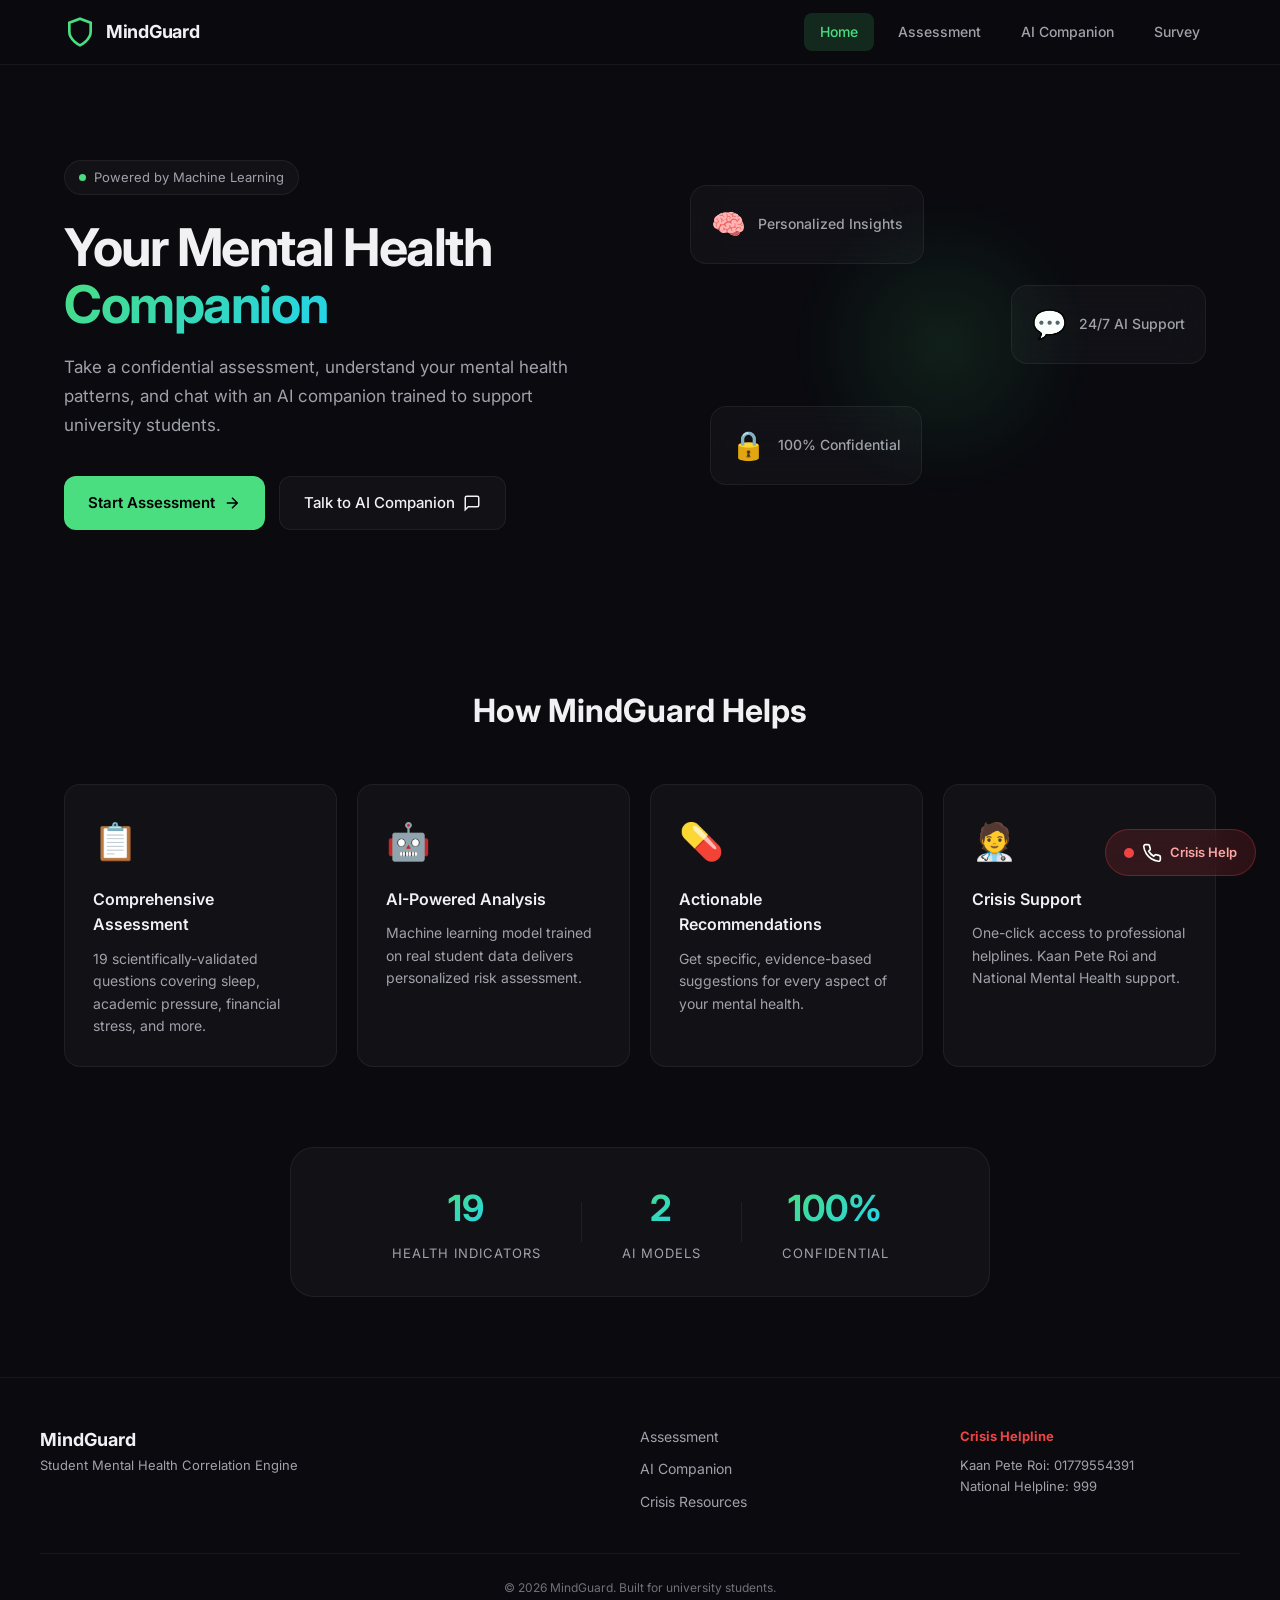
<file: frontend/index.html>
<!DOCTYPE html>
<html lang="en">
<head>
    <meta charset="UTF-8">
    <meta name="viewport" content="width=device-width, initial-scale=1.0">
    <title>MindGuard — Your Mental Health Companion</title>
    <link rel="stylesheet" href="css/style.css">
    <link href="https://fonts.googleapis.com/css2?family=Inter:wght@300;400;500;600;700&display=swap" rel="stylesheet">
</head>
<script>
function openCrisisModal() {
    const existing = document.querySelector('.modal-overlay');
    if (existing) existing.remove();

    const isMobile = /Android|iPhone|iPad|iPod|webOS/i.test(navigator.userAgent);
    
    const overlay = document.createElement('div');
    overlay.className = 'modal-overlay';
    
    const box = document.createElement('div');
    box.className = 'modal-box';
    box.innerHTML = `
        <button class="modal-close" onclick="this.closest('.modal-overlay').remove()">✕</button>
        <div class="modal-icon">🆘</div>
        <h2>Crisis Support</h2>
        <p>Free, confidential help is available right now. You are not alone.</p>
        <div class="crisis-numbers">
            <div class="crisis-number-card">
                <strong>Kaan Pete Roi</strong>
                <div class="number">01779554391</div>
            </div>
            <div class="crisis-number-card">
                <strong>National Helpline</strong>
                <div class="number">999</div>
            </div>
        </div>
        ${!isMobile ? '<p class="desktop-warning">⚠️ On desktop? Dial the numbers above on your phone.</p>' : ''}
        <div class="modal-buttons">
            ${isMobile ? '<a href="tel:01779554391" class="btn-call">📞 Call Now</a>' : ''}
            <button class="btn-close-modal" onclick="this.closest(\'.modal-overlay\').remove()">Close</button>
        </div>
    `;
    
    overlay.appendChild(box);
    document.body.appendChild(overlay);
    
    overlay.addEventListener('click', function(e) {
        if (e.target === overlay) overlay.remove();
    });
}
</script>

<body>
    <!-- Emergency Button -->
    <a class="emergency-btn" title="Crisis Helpline" onclick="openCrisisModal(); return false;" style="cursor:pointer;">
        <span class="pulse"></span>
        <svg width="20" height="20" viewBox="0 0 24 24" fill="none" stroke="white" stroke-width="2">
            <path d="M22 16.92v3a2 2 0 01-2.18 2 19.79 19.79 0 01-8.63-3.07 19.5 19.5 0 01-6-6 19.79 19.79 0 01-3.07-8.67A2 2 0 014.11 2h3a2 2 0 012 1.72c.127.96.361 1.903.7 2.81a2 2 0 01-.45 2.11L8.09 9.91a16 16 0 006 6l1.27-1.27a2 2 0 012.11-.45c.907.339 1.85.573 2.81.7A2 2 0 0122 16.92z"/>
        </svg>
        <span>Crisis Help</span>
    </a>

    <!-- Navbar -->
    <nav class="navbar">
        <div class="nav-container">
            <a href="index.html" class="logo">
                <svg width="32" height="32" viewBox="0 0 24 24" fill="none" stroke="#4ade80" stroke-width="2">
                    <path d="M12 22s8-4 8-10V5l-8-3-8 3v7c0 6 8 10 8 10z"/>
                </svg>
                <span>MindGuard</span>
            </a>
            <div class="nav-links">
                <a href="index.html" class="active">Home</a>
                <a href="assessment.html">Assessment</a>
                <a href="chatbot.html">AI Companion</a>
                <a href="survey.html">Survey</a>
            </div>
        </div>
    </nav>

    <!-- Hero Section -->
    <section class="hero">
        <div class="hero-content">
            <div class="hero-badge">
                <span class="dot"></span>
                Powered by Machine Learning
            </div>
            <h1>Your Mental Health<span class="gradient-text"> Companion</span></h1>
            <p class="hero-subtitle">
                Take a confidential assessment, understand your mental health patterns, 
                and chat with an AI companion trained to support university students.
            </p>
            <div class="hero-buttons">
                <a href="assessment.html" class="btn-primary">
                    Start Assessment
                    <svg width="18" height="18" viewBox="0 0 24 24" fill="none" stroke="currentColor" stroke-width="2">
                        <path d="M5 12h14M12 5l7 7-7 7"/>
                    </svg>
                </a>
                <a href="chatbot.html" class="btn-secondary">
                    Talk to AI Companion
                    <svg width="18" height="18" viewBox="0 0 24 24" fill="none" stroke="currentColor" stroke-width="2">
                        <path d="M21 15a2 2 0 01-2 2H7l-4 4V5a2 2 0 012-2h14a2 2 0 012 2z"/>
                    </svg>
                </a>
            </div>
        </div>
        <div class="hero-visual">
            <div class="floating-card card-1">
                <div class="card-icon">🧠</div>
                <div class="card-text">Personalized Insights</div>
            </div>
            <div class="floating-card card-2">
                <div class="card-icon">💬</div>
                <div class="card-text">24/7 AI Support</div>
            </div>
            <div class="floating-card card-3">
                <div class="card-icon">🔒</div>
                <div class="card-text">100% Confidential</div>
            </div>
            <div class="hero-circle"></div>
        </div>
    </section>

    <!-- Features -->
    <section class="features">
        <h2>How MindGuard Helps</h2>
        <div class="features-grid">
            <div class="feature-card">
                <div class="feature-icon">📋</div>
                <h3>Comprehensive Assessment</h3>
                <p>19 scientifically-validated questions covering sleep, academic pressure, financial stress, and more.</p>
            </div>
            <div class="feature-card">
                <div class="feature-icon">🤖</div>
                <h3>AI-Powered Analysis</h3>
                <p>Machine learning model trained on real student data delivers personalized risk assessment.</p>
            </div>
            <div class="feature-card">
                <div class="feature-icon">💊</div>
                <h3>Actionable Recommendations</h3>
                <p>Get specific, evidence-based suggestions for every aspect of your mental health.</p>
            </div>
            <div class="feature-card">
                <div class="feature-icon">🧑‍⚕️</div>
                <h3>Crisis Support</h3>
                <p>One-click access to professional helplines. Kaan Pete Roi and National Mental Health support.</p>
            </div>
        </div>
    </section>

    <!-- Stats -->
    <section class="stats">
        <div class="stat-item">
            <span class="stat-number">19</span>
            <span class="stat-label">Health Indicators</span>
        </div>
        <div class="stat-divider"></div>
        <div class="stat-item">
            <span class="stat-number">2</span>
            <span class="stat-label">AI Models</span>
        </div>
        <div class="stat-divider"></div>
        <div class="stat-item">
            <span class="stat-number">100%</span>
            <span class="stat-label">Confidential</span>
        </div>
    </section>

    <!-- Footer -->
    <footer>
        <div class="footer-content">
            <div class="footer-brand">
                <span class="logo-text">MindGuard</span>
                <p>Student Mental Health Correlation Engine</p>
            </div>
            <div class="footer-links">
                <a href="assessment.html">Assessment</a>
                <a href="chatbot.html">AI Companion</a>
                <a href="#crisis">Crisis Resources</a>
            </div>
            <div class="footer-crisis">
                <strong>Crisis Helpline</strong>
                <p>Kaan Pete Roi: 01779554391</p>
                <p>National Helpline: 999</p>
            </div>
        </div>
        <div class="footer-bottom">
            <p>&copy; 2026 MindGuard. Built for university students.</p>
        </div>
    </footer>
</body>
</html>
</file>
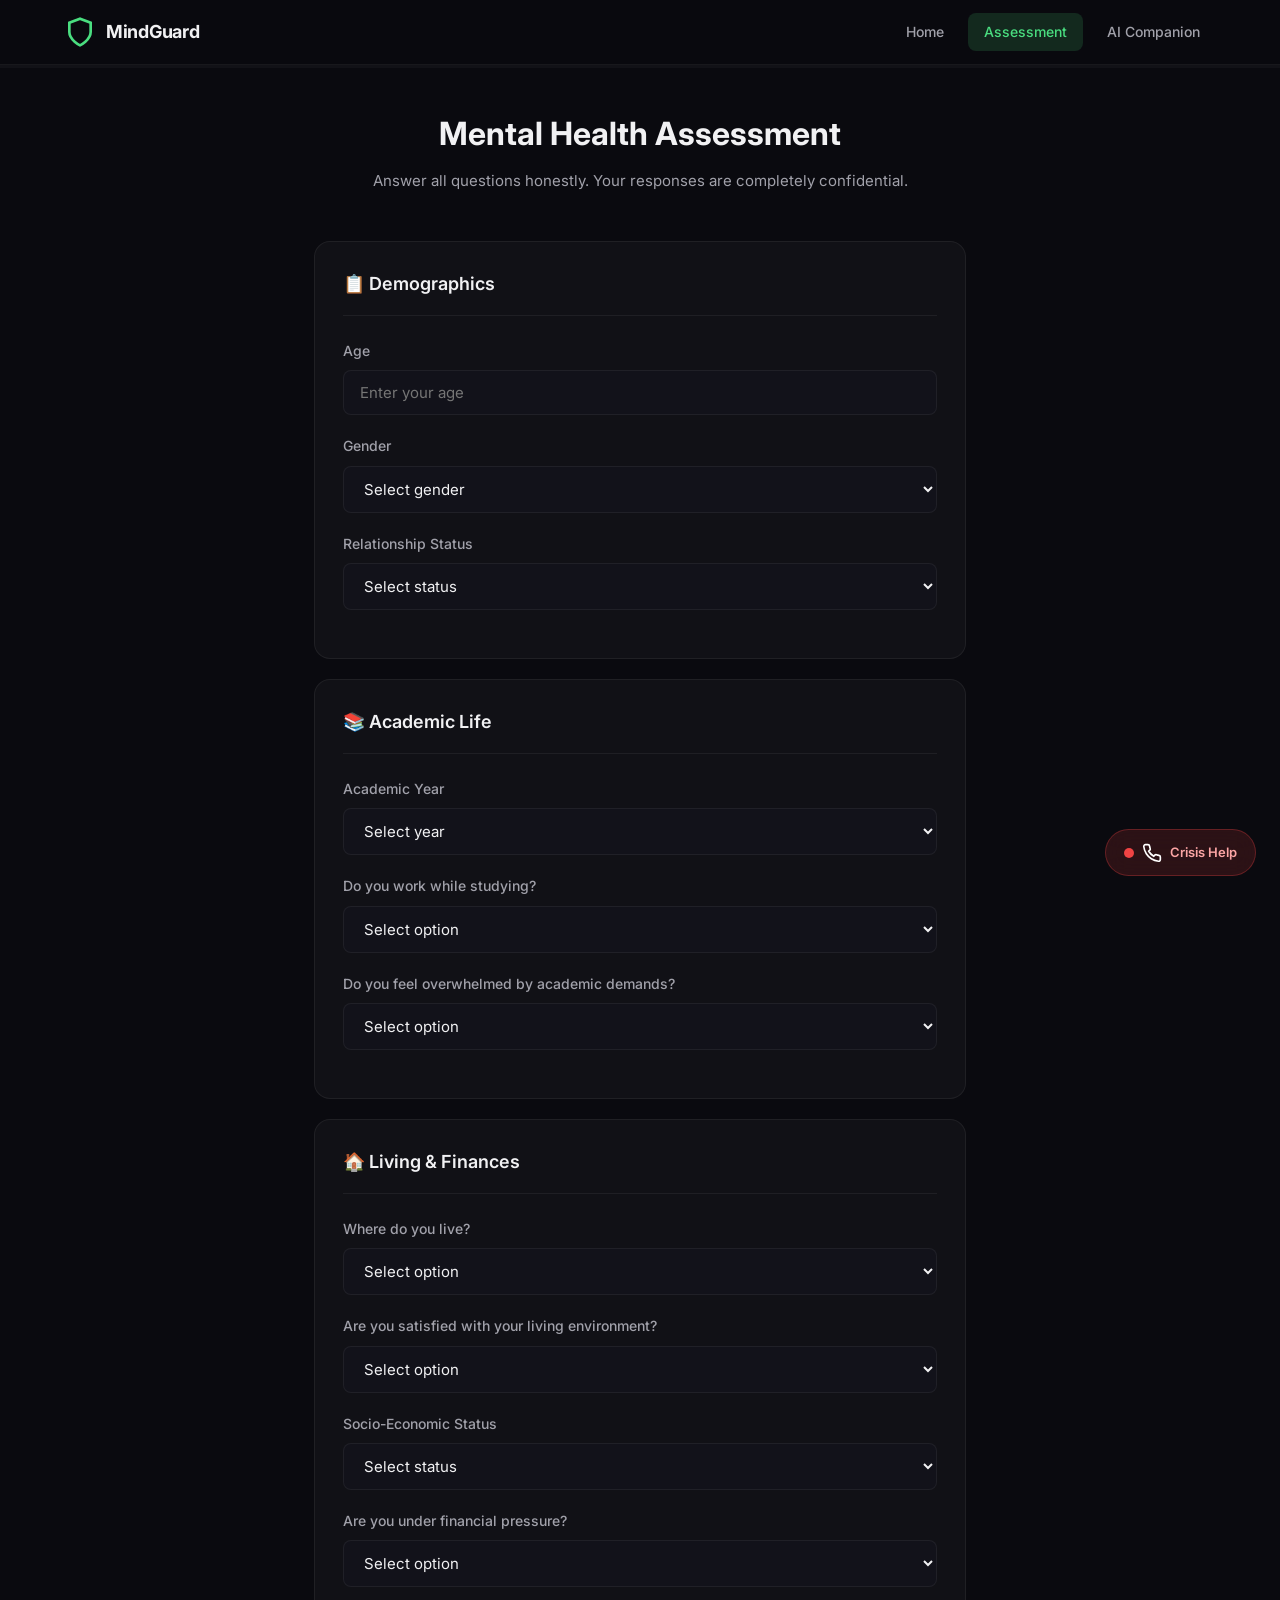
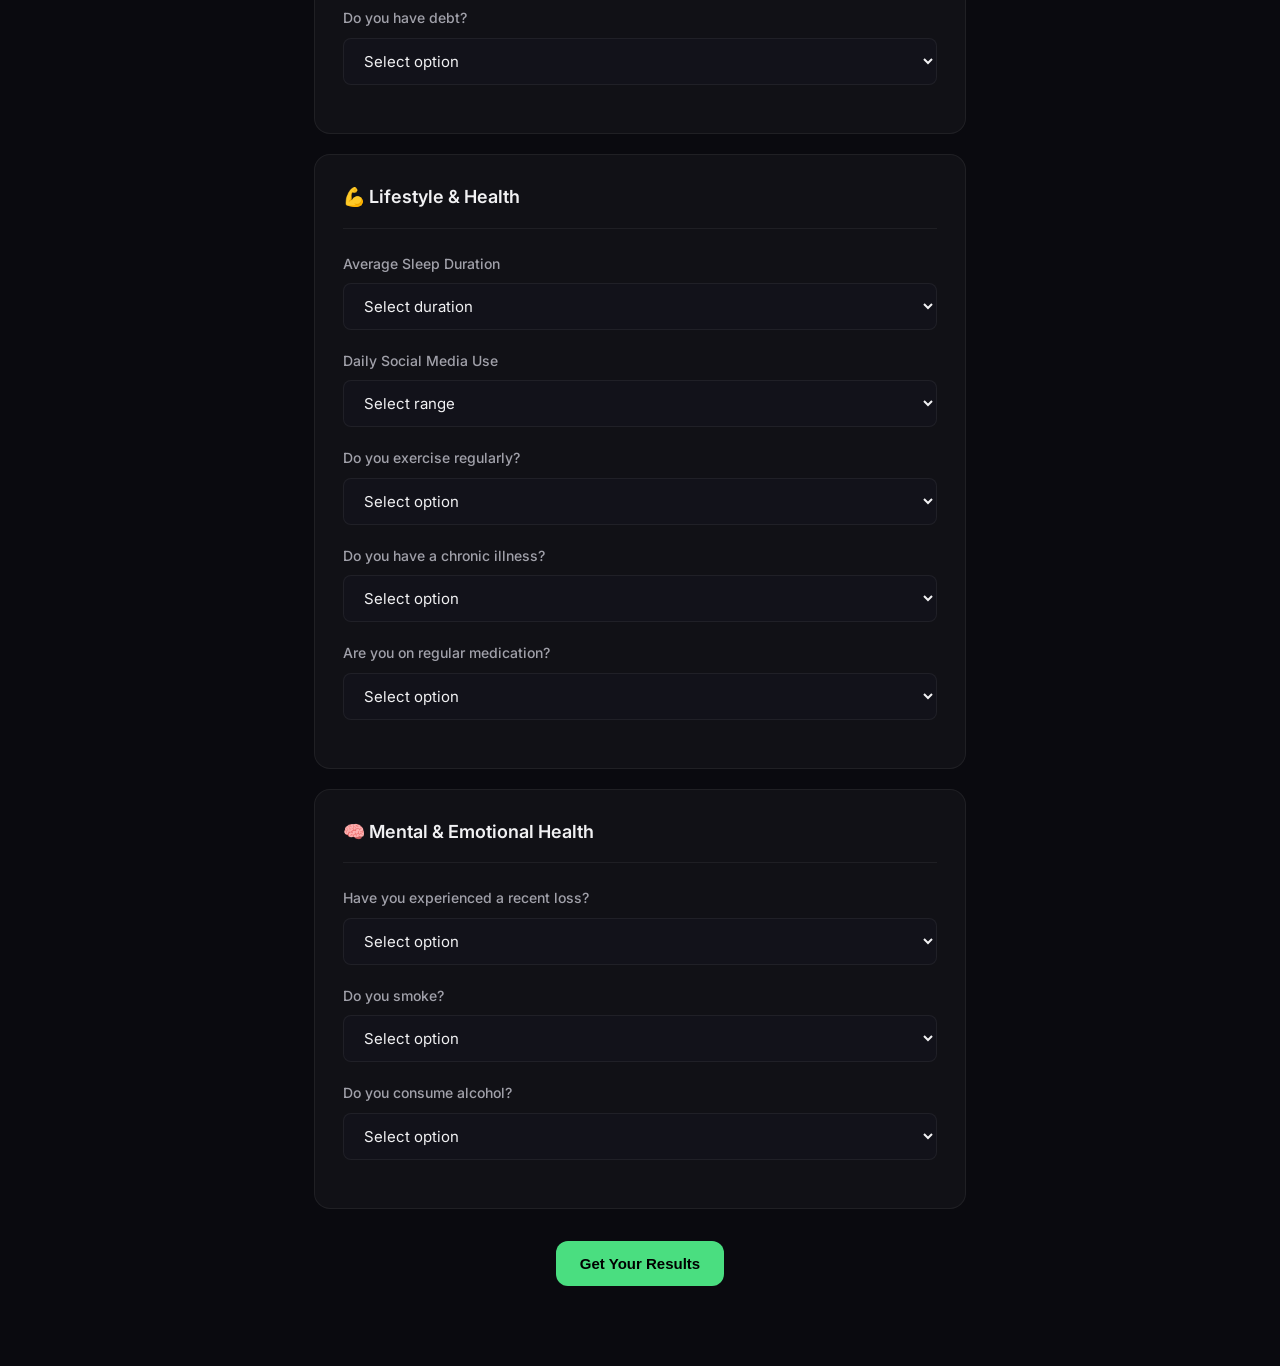
<file: frontend/assessment.html>
<!DOCTYPE html>
<html lang="en">
<head>
    <meta charset="UTF-8">
    <meta name="viewport" content="width=device-width, initial-scale=1.0">
    <title>Assessment — MindGuard</title>
    <link rel="stylesheet" href="css/style.css">
    <link href="https://fonts.googleapis.com/css2?family=Inter:wght@300;400;500;600;700&display=swap" rel="stylesheet">
</head>

<script>
function openCrisisModal() {
    const existing = document.querySelector('.modal-overlay');
    if (existing) existing.remove();

    const isMobile = /Android|iPhone|iPad|iPod|webOS/i.test(navigator.userAgent);
    
    const overlay = document.createElement('div');
    overlay.className = 'modal-overlay';
    
    const box = document.createElement('div');
    box.className = 'modal-box';
    box.innerHTML = `
        <button class="modal-close" onclick="this.closest('.modal-overlay').remove()">✕</button>
        <div class="modal-icon">🆘</div>
        <h2>Crisis Support</h2>
        <p>Free, confidential help is available right now. You are not alone.</p>
        <div class="crisis-numbers">
            <div class="crisis-number-card">
                <strong>Kaan Pete Roi</strong>
                <div class="number">01779554391</div>
            </div>
            <div class="crisis-number-card">
                <strong>National Helpline</strong>
                <div class="number">999</div>
            </div>
        </div>
        ${!isMobile ? '<p class="desktop-warning">⚠️ On desktop? Dial the numbers above on your phone.</p>' : ''}
        <div class="modal-buttons">
            ${isMobile ? '<a href="tel:01779554391" class="btn-call">📞 Call Now</a>' : ''}
            <button class="btn-close-modal" onclick="this.closest(\'.modal-overlay\').remove()">Close</button>
        </div>
    `;
    
    overlay.appendChild(box);
    document.body.appendChild(overlay);
    
    overlay.addEventListener('click', function(e) {
        if (e.target === overlay) overlay.remove();
    });
}
</script>

<body>
    <!-- Emergency Button -->
    <a class="emergency-btn" title="Crisis Helpline" onclick="openCrisisModal(); return false;" style="cursor:pointer;">
        <span class="pulse"></span>
        <svg width="20" height="20" viewBox="0 0 24 24" fill="none" stroke="white" stroke-width="2">
            <path d="M22 16.92v3a2 2 0 01-2.18 2 19.79 19.79 0 01-8.63-3.07 19.5 19.5 0 01-6-6 19.79 19.79 0 01-3.07-8.67A2 2 0 014.11 2h3a2 2 0 012 1.72c.127.96.361 1.903.7 2.81a2 2 0 01-.45 2.11L8.09 9.91a16 16 0 006 6l1.27-1.27a2 2 0 012.11-.45c.907.339 1.85.573 2.81.7A2 2 0 0122 16.92z"/>
        </svg>
        <span>Crisis Help</span>
    </a>

    <!-- Navbar -->
    <nav class="navbar">
        <div class="nav-container">
            <a href="index.html" class="logo">
                <svg width="32" height="32" viewBox="0 0 24 24" fill="none" stroke="#4ade80" stroke-width="2">
                    <path d="M12 22s8-4 8-10V5l-8-3-8 3v7c0 6 8 10 8 10z"/>
                </svg>
                <span>MindGuard</span>
            </a>
            <div class="nav-links">
                <a href="index.html">Home</a>
                <a href="assessment.html" class="active">Assessment</a>
                <a href="chatbot.html">AI Companion</a>
            </div>
        </div>
    </nav>

    <!-- Progress Bar -->
    <div class="progress-container">
        <div class="progress-bar" id="progressBar"></div>
    </div>

    <!-- Assessment Form -->
    <main class="assessment-container">
        <div class="assessment-header">
            <h1>Mental Health Assessment</h1>
            <p>Answer all questions honestly. Your responses are completely confidential.</p>
        </div>

        <form id="assessmentForm" class="assessment-form">
            <!-- Section 1: Demographics -->
            <div class="form-section">
                <h2 class="section-title">📋 Demographics</h2>
                
                <div class="form-group">
                    <label for="age">Age</label>
                    <input type="number" id="age" name="age" min="15" max="50" required placeholder="Enter your age">
                </div>

                <div class="form-group">
                    <label for="gender">Gender</label>
                    <select id="gender" name="gender" required>
                        <option value="">Select gender</option>
                        <option value="Female">Female</option>
                        <option value="Male">Male</option>
                    </select>
                </div>

                <div class="form-group">
                    <label for="relationship_status">Relationship Status</label>
                    <select id="relationship_status" name="relationship_status" required>
                        <option value="">Select status</option>
                        <option value="Single">Single</option>
                        <option value="In a Relationship">In a Relationship</option>
                        <option value="Married">Married</option>
                        <option value="Divorced">Divorced</option>
                    </select>
                </div>
            </div>

            <!-- Section 2: Academic -->
            <div class="form-section">
                <h2 class="section-title">📚 Academic Life</h2>

                <div class="form-group">
                    <label for="academic_status">Academic Year</label>
                    <select id="academic_status" name="academic_status" required>
                        <option value="">Select year</option>
                        <option value="1 Year">1st Year</option>
                        <option value="2 Year">2nd Year</option>
                        <option value="3 Year">3rd Year</option>
                        <option value="4 Year">4th Year</option>
                    </select>
                </div>

                <div class="form-group">
                    <label for="work_and_study">Do you work while studying?</label>
                    <select id="work_and_study" name="work_and_study" required>
                        <option value="">Select option</option>
                        <option value="No">No</option>
                        <option value="Yes">Yes</option>
                    </select>
                </div>

                <div class="form-group">
                    <label for="academic_work_demands">Do you feel overwhelmed by academic demands?</label>
                    <select id="academic_work_demands" name="academic_work_demands" required>
                        <option value="">Select option</option>
                        <option value="No">No</option>
                        <option value="Yes">Yes</option>
                    </select>
                </div>
            </div>

            <!-- Section 3: Living & Financial -->
            <div class="form-section">
                <h2 class="section-title">🏠 Living & Finances</h2>

                <div class="form-group">
                    <label for="residential_area">Where do you live?</label>
                    <select id="residential_area" name="residential_area" required>
                        <option value="">Select option</option>
                        <option value="Hall">University Hall</option>
                        <option value="Outside Hall">Private Housing</option>
                        <option value="With family">With Family</option>
                    </select>
                </div>

                <div class="form-group">
                    <label for="living_environment_satisfaction">Are you satisfied with your living environment?</label>
                    <select id="living_environment_satisfaction" name="living_environment_satisfaction" required>
                        <option value="">Select option</option>
                        <option value="No">No</option>
                        <option value="Yes">Yes</option>
                    </select>
                </div>

                <div class="form-group">
                    <label for="social_economic_status">Socio-Economic Status</label>
                    <select id="social_economic_status" name="social_economic_status" required>
                        <option value="">Select status</option>
                        <option value="Lower">Lower</option>
                        <option value="Lower-Middle">Lower-Middle</option>
                        <option value="Middle">Middle</option>
                        <option value="Upper-Middle">Upper-Middle</option>
                        <option value="Upper">Upper</option>
                    </select>
                </div>

                <div class="form-group">
                    <label for="financial_pressure">Are you under financial pressure?</label>
                    <select id="financial_pressure" name="financial_pressure" required>
                        <option value="">Select option</option>
                        <option value="No">No</option>
                        <option value="Yes">Yes</option>
                    </select>
                </div>

                <div class="form-group">
                    <label for="has_debt">Do you have debt?</label>
                    <select id="has_debt" name="has_debt" required>
                        <option value="">Select option</option>
                        <option value="No">No</option>
                        <option value="Yes">Yes</option>
                    </select>
                </div>
            </div>

            <!-- Section 4: Lifestyle -->
            <div class="form-section">
                <h2 class="section-title">💪 Lifestyle & Health</h2>

                <div class="form-group">
                    <label for="sleep_duration_hours">Average Sleep Duration</label>
                    <select id="sleep_duration_hours" name="sleep_duration_hours" required>
                        <option value="">Select duration</option>
                        <option value="Below 5 Hours">Below 5 Hours</option>
                        <option value="5 Hours">5 Hours</option>
                        <option value="6 Hours">6 Hours</option>
                        <option value="7 Hours">7 Hours</option>
                        <option value="8 Hours">8 Hours</option>
                        <option value="More than 8 hours">More than 8 hours</option>
                    </select>
                </div>

                <div class="form-group">
                    <label for="social_media_hours_daily">Daily Social Media Use</label>
                    <select id="social_media_hours_daily" name="social_media_hours_daily" required>
                        <option value="">Select range</option>
                        <option value="Less than 2 hours">Less than 2 hours</option>
                        <option value="2–4 hours a day">2–4 hours a day</option>
                        <option value="5–7 hours a day">5–7 hours a day</option>
                        <option value="8–10 hours a day">8–10 hours a day</option>
                        <option value="More than 10 hours a day">More than 10 hours a day</option>
                    </select>
                </div>

                <div class="form-group">
                    <label for="physical_activity">Do you exercise regularly?</label>
                    <select id="physical_activity" name="physical_activity" required>
                        <option value="">Select option</option>
                        <option value="No">No</option>
                        <option value="Yes">Yes</option>
                    </select>
                </div>

                <div class="form-group">
                    <label for="chronic_illness">Do you have a chronic illness?</label>
                    <select id="chronic_illness" name="chronic_illness" required>
                        <option value="">Select option</option>
                        <option value="No">No</option>
                        <option value="Yes">Yes</option>
                    </select>
                </div>

                <div class="form-group">
                    <label for="medication">Are you on regular medication?</label>
                    <select id="medication" name="medication" required>
                        <option value="">Select option</option>
                        <option value="No">No</option>
                        <option value="Yes">Yes</option>
                    </select>
                </div>
            </div>

            <!-- Section 5: Mental & Emotional -->
            <div class="form-section">
                <h2 class="section-title">🧠 Mental & Emotional Health</h2>

                <div class="form-group">
                    <label for="recent_loss">Have you experienced a recent loss?</label>
                    <select id="recent_loss" name="recent_loss" required>
                        <option value="">Select option</option>
                        <option value="No">No</option>
                        <option value="Yes">Yes</option>
                    </select>
                </div>

                <div class="form-group">
                    <label for="smoking">Do you smoke?</label>
                    <select id="smoking" name="smoking" required>
                        <option value="">Select option</option>
                        <option value="No">No</option>
                        <option value="Yes">Yes</option>
                    </select>
                </div>

                <div class="form-group">
                    <label for="alcohol">Do you consume alcohol?</label>
                    <select id="alcohol" name="alcohol" required>
                        <option value="">Select option</option>
                        <option value="No">No</option>
                        <option value="Yes">Yes</option>
                    </select>
                </div>
            </div>

            <!-- Submit -->
            <div class="form-submit">
                <button type="submit" class="btn-primary" id="submitBtn">
                    <span id="submitText">Get Your Results</span>
                    <span id="submitLoader" class="loader" style="display:none;"></span>
                </button>
            </div>
        </form>

        <!-- Results Section (Hidden by default) -->
        <div id="resultsSection" class="results-section" style="display:none;">
            <div class="results-card">
                <div class="result-header">
                    <h2>Your Assessment Results</h2>
                </div>
                <div class="result-score">
                    <span class="score-label">Depression Risk Score</span>
                    <span class="score-value" id="scoreValue">--</span>
                </div>
                <div class="result-badge" id="resultBadge">
                    <span id="riskLevel">--</span>
                </div>
                <div class="result-message" id="resultMessage"></div>
                <div class="result-insights" id="resultInsights"></div>
            </div>
            <button onclick="location.reload()" class="btn-secondary" style="margin-top:20px;">Take Assessment Again</button>
        </div>
    </main>

    <script src="js/assessment.js"></script>
</body>
</html>
</file>
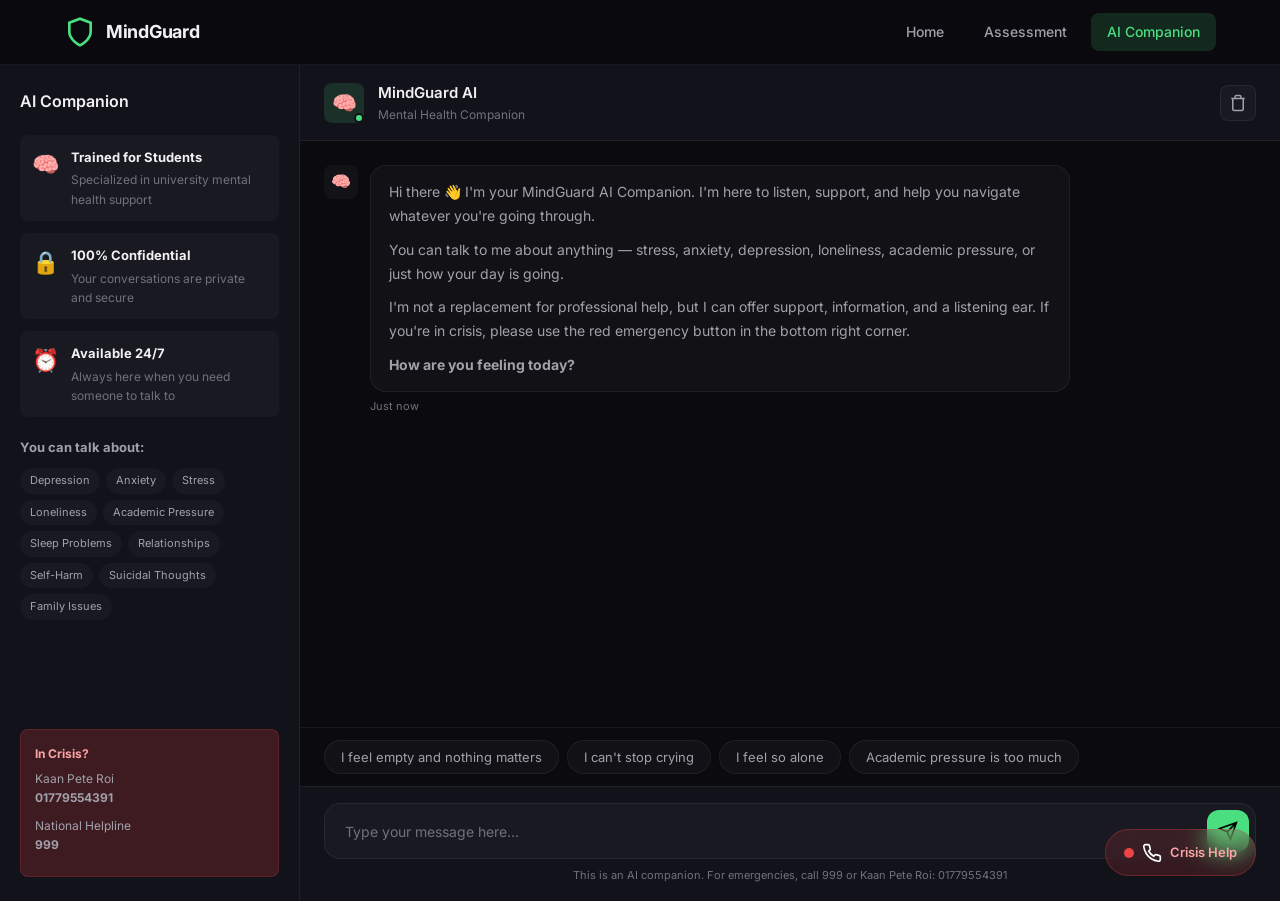
<file: frontend/chatbot.html>
<!DOCTYPE html>
<html lang="en">
<head>
    <meta charset="UTF-8">
    <meta name="viewport" content="width=device-width, initial-scale=1.0">
    <title>AI Companion — MindGuard</title>
    <link rel="stylesheet" href="css/style.css">
    <link href="https://fonts.googleapis.com/css2?family=Inter:wght@300;400;500;600;700&display=swap" rel="stylesheet">
</head>

<script>
function openCrisisModal() {
    const existing = document.querySelector('.modal-overlay');
    if (existing) existing.remove();

    const isMobile = /Android|iPhone|iPad|iPod|webOS/i.test(navigator.userAgent);
    
    const overlay = document.createElement('div');
    overlay.className = 'modal-overlay';
    
    const box = document.createElement('div');
    box.className = 'modal-box';
    box.innerHTML = `
        <button class="modal-close" onclick="this.closest('.modal-overlay').remove()">✕</button>
        <div class="modal-icon">🆘</div>
        <h2>Crisis Support</h2>
        <p>Free, confidential help is available right now. You are not alone.</p>
        <div class="crisis-numbers">
            <div class="crisis-number-card">
                <strong>Kaan Pete Roi</strong>
                <div class="number">01779554391</div>
            </div>
            <div class="crisis-number-card">
                <strong>National Helpline</strong>
                <div class="number">999</div>
            </div>
        </div>
        ${!isMobile ? '<p class="desktop-warning">⚠️ On desktop? Dial the numbers above on your phone.</p>' : ''}
        <div class="modal-buttons">
            ${isMobile ? '<a href="tel:01779554391" class="btn-call">📞 Call Now</a>' : ''}
            <button class="btn-close-modal" onclick="this.closest(\'.modal-overlay\').remove()">Close</button>
        </div>
    `;
    
    overlay.appendChild(box);
    document.body.appendChild(overlay);
    
    overlay.addEventListener('click', function(e) {
        if (e.target === overlay) overlay.remove();
    });
}
</script>

<body>
    <!-- Emergency Button -->
    <a class="emergency-btn" title="Crisis Helpline" onclick="openCrisisModal(); return false;" style="cursor:pointer;">
        <span class="pulse"></span>
        <svg width="20" height="20" viewBox="0 0 24 24" fill="none" stroke="white" stroke-width="2">
            <path d="M22 16.92v3a2 2 0 01-2.18 2 19.79 19.79 0 01-8.63-3.07 19.5 19.5 0 01-6-6 19.79 19.79 0 01-3.07-8.67A2 2 0 014.11 2h3a2 2 0 012 1.72c.127.96.361 1.903.7 2.81a2 2 0 01-.45 2.11L8.09 9.91a16 16 0 006 6l1.27-1.27a2 2 0 012.11-.45c.907.339 1.85.573 2.81.7A2 2 0 0122 16.92z"/>
        </svg>
        <span>Crisis Help</span>
    </a>

    <!-- Navbar -->
    <nav class="navbar">
        <div class="nav-container">
            <a href="index.html" class="logo">
                <svg width="32" height="32" viewBox="0 0 24 24" fill="none" stroke="#4ade80" stroke-width="2">
                    <path d="M12 22s8-4 8-10V5l-8-3-8 3v7c0 6 8 10 8 10z"/>
                </svg>
                <span>MindGuard</span>
            </a>
            <div class="nav-links">
                <a href="index.html">Home</a>
                <a href="assessment.html">Assessment</a>
                <a href="chatbot.html" class="active">AI Companion</a>
            </div>
        </div>
    </nav>

    <!-- Chat Container -->
    <main class="chat-container">
        <!-- Chat Sidebar -->
        <aside class="chat-sidebar">
            <div class="sidebar-header">
                <h3>AI Companion</h3>
            </div>
            <div class="sidebar-info">
                <div class="info-card">
                    <div class="info-icon">🧠</div>
                    <div class="info-text">
                        <strong>Trained for Students</strong>
                        <p>Specialized in university mental health support</p>
                    </div>
                </div>
                <div class="info-card">
                    <div class="info-icon">🔒</div>
                    <div class="info-text">
                        <strong>100% Confidential</strong>
                        <p>Your conversations are private and secure</p>
                    </div>
                </div>
                <div class="info-card">
                    <div class="info-icon">⏰</div>
                    <div class="info-text">
                        <strong>Available 24/7</strong>
                        <p>Always here when you need someone to talk to</p>
                    </div>
                </div>
            </div>
            <div class="sidebar-topics">
                <h4>You can talk about:</h4>
                <div class="topic-tags">
                    <span class="topic-tag">Depression</span>
                    <span class="topic-tag">Anxiety</span>
                    <span class="topic-tag">Stress</span>
                    <span class="topic-tag">Loneliness</span>
                    <span class="topic-tag">Academic Pressure</span>
                    <span class="topic-tag">Sleep Problems</span>
                    <span class="topic-tag">Relationships</span>
                    <span class="topic-tag">Self-Harm</span>
                    <span class="topic-tag">Suicidal Thoughts</span>
                    <span class="topic-tag">Family Issues</span>
                </div>
            </div>
            <div class="sidebar-crisis">
                <strong>In Crisis?</strong>
                <p>Kaan Pete Roi</p>
                <p class="crisis-number">01779554391</p>
                <p>National Helpline</p>
                <p class="crisis-number">999</p>
            </div>
        </aside>

        <!-- Chat Main Area -->
        <section class="chat-main">
            <!-- Chat Header -->
            <div class="chat-header">
                <div class="chat-avatar">
                    <div class="avatar-icon">🧠</div>
                    <div class="avatar-status online"></div>
                </div>
                <div class="chat-header-info">
                    <h3>MindGuard AI</h3>
                    <p>Mental Health Companion</p>
                </div>
                <div class="chat-header-actions">
                    <button class="icon-btn" onclick="clearChat()" title="Clear chat">
                        <svg width="18" height="18" viewBox="0 0 24 24" fill="none" stroke="currentColor" stroke-width="2">
                            <path d="M3 6h18M19 6v14a2 2 0 01-2 2H7a2 2 0 01-2-2V6m3 0V4a2 2 0 012-2h4a2 2 0 012 2v2"/>
                        </svg>
                    </button>
                </div>
            </div>

            <!-- Messages Area -->
            <div class="chat-messages" id="chatMessages">
                <!-- Welcome Message -->
                <div class="message bot-message">
                    <div class="message-avatar">🧠</div>
                    <div class="message-content">
                        <div class="message-bubble">
                            <p>Hi there 👋 I'm your MindGuard AI Companion. I'm here to listen, support, and help you navigate whatever you're going through.</p>
                            <p>You can talk to me about anything — stress, anxiety, depression, loneliness, academic pressure, or just how your day is going.</p>
                            <p>I'm not a replacement for professional help, but I can offer support, information, and a listening ear. If you're in crisis, please use the red emergency button in the bottom right corner.</p>
                            <p><strong>How are you feeling today?</strong></p>
                        </div>
                        <div class="message-time">Just now</div>
                    </div>
                </div>
            </div>

            <!-- Suggested Prompts -->
            <div class="suggested-prompts" id="suggestedPrompts">
                <button class="prompt-chip" onclick="sendPrompt('I feel empty and nothing matters anymore')">I feel empty and nothing matters</button>
                <button class="prompt-chip" onclick="sendPrompt('I can\'t stop crying and I don\'t know why')">I can't stop crying</button>
                <button class="prompt-chip" onclick="sendPrompt('I feel so alone even when people are around')">I feel so alone</button>
                <button class="prompt-chip" onclick="sendPrompt('The academic pressure is crushing me')">Academic pressure is too much</button>
            </div>

            <!-- Typing Indicator (Hidden by default) -->
            <div class="typing-indicator" id="typingIndicator" style="display:none;">
                <div class="message bot-message">
                    <div class="message-avatar">🧠</div>
                    <div class="message-content">
                        <div class="message-bubble typing">
                            <span></span>
                            <span></span>
                            <span></span>
                        </div>
                    </div>
                </div>
            </div>

            <!-- Input Area -->
            <div class="chat-input-area">
                <div class="chat-input-container">
                    <input 
                        type="text" 
                        id="chatInput" 
                        class="chat-input" 
                        placeholder="Type your message here..."
                        autocomplete="off"
                        onkeypress="handleKeyPress(event)"
                    >
                    <button class="send-btn" id="sendBtn" onclick="sendMessage()">
                        <svg width="20" height="20" viewBox="0 0 24 24" fill="none" stroke="currentColor" stroke-width="2">
                            <path d="M22 2L11 13M22 2l-7 20-4-9-9-4 20-7z"/>
                        </svg>
                    </button>
                </div>
                <p class="input-disclaimer">This is an AI companion. For emergencies, call 999 or Kaan Pete Roi: 01779554391</p>
            </div>
        </section>
    </main>

    <script src="js/chatbot.js"></script>
</body>
</html>
</file>
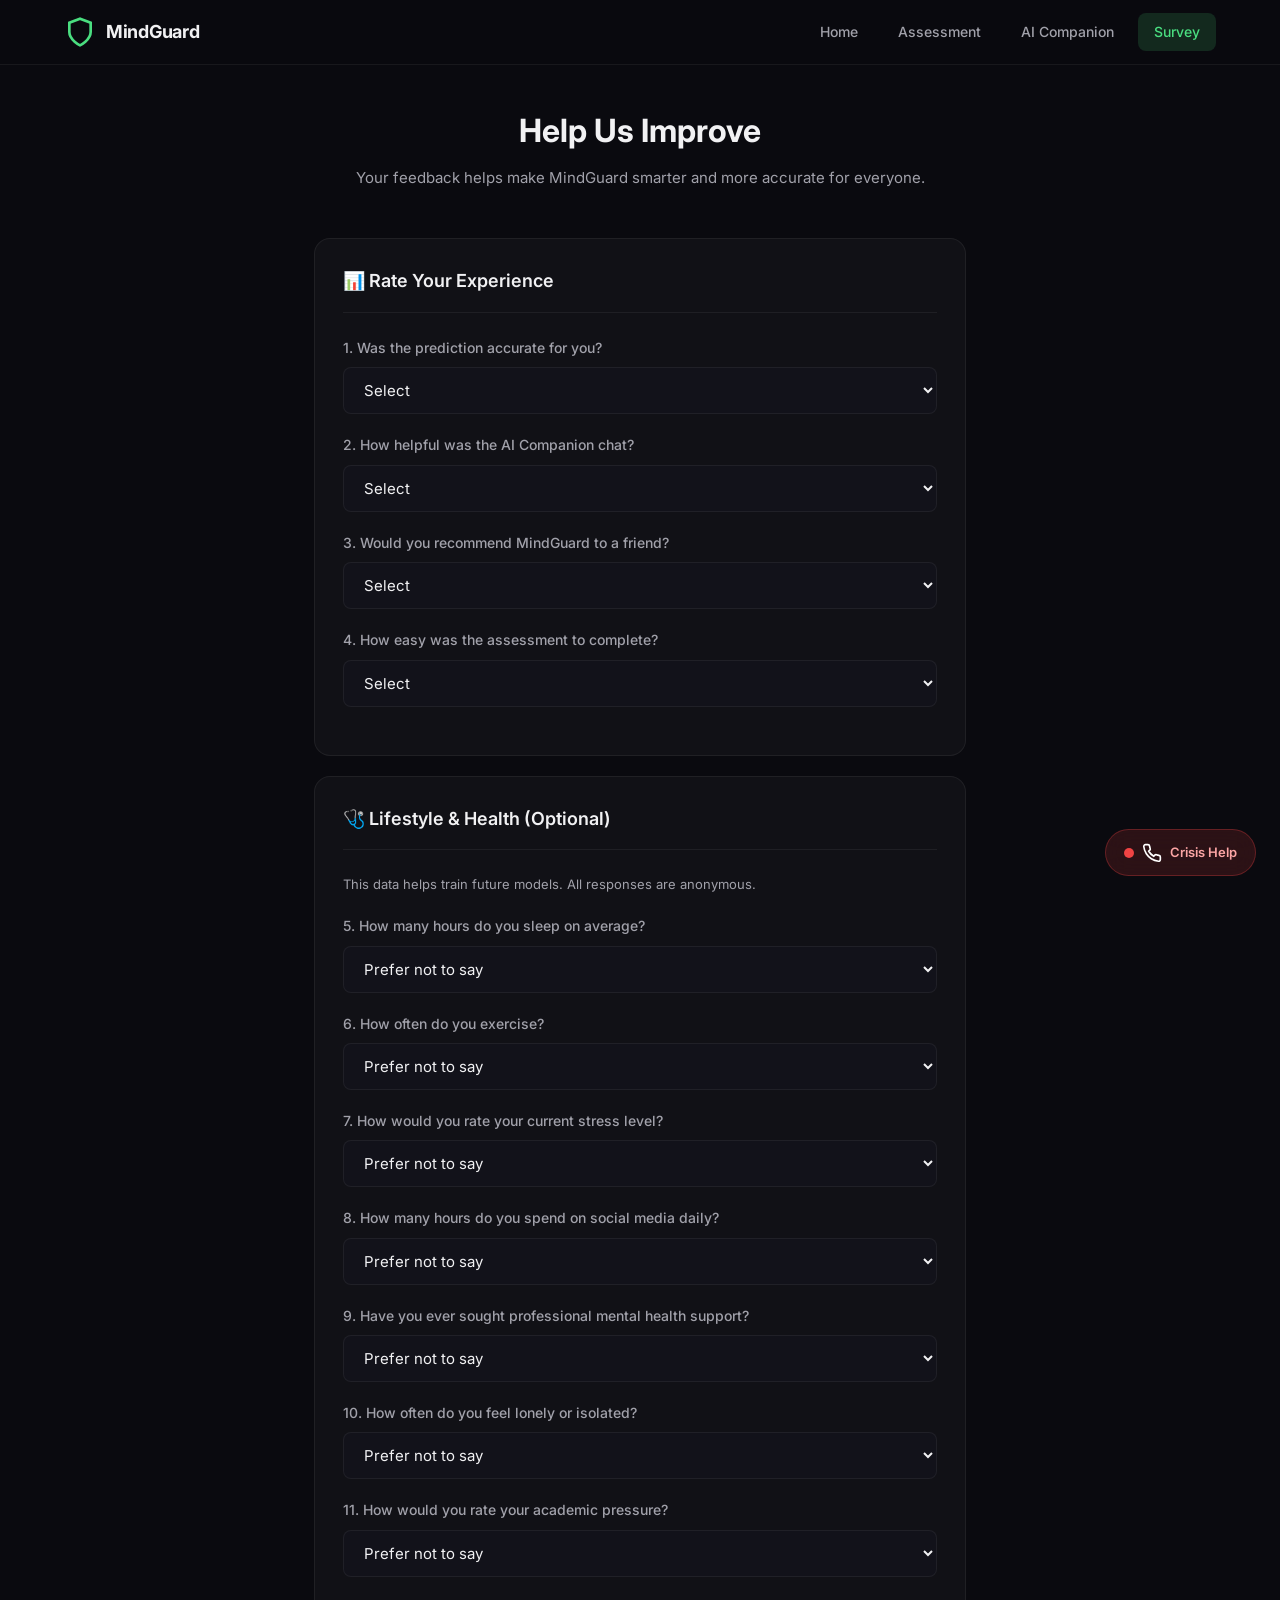
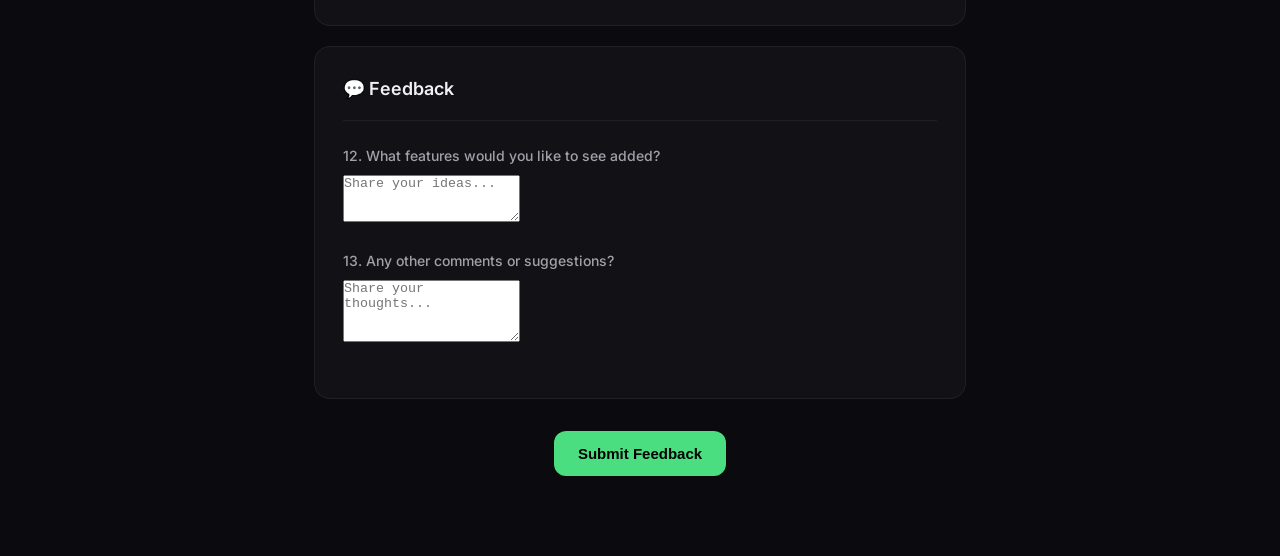
<file: frontend/survey.html>
<!DOCTYPE html>
<html lang="en">
<head>
    <meta charset="UTF-8">
    <meta name="viewport" content="width=device-width, initial-scale=1.0">
    <title>Survey — MindGuard</title>
    <link rel="stylesheet" href="css/style.css">
    <link href="https://fonts.googleapis.com/css2?family=Inter:wght@300;400;500;600;700&display=swap" rel="stylesheet">
</head>
<body>
    <a class="emergency-btn" title="Crisis Helpline" onclick="openCrisisModal(); return false;" style="cursor:pointer;">
        <span class="pulse"></span>
        <svg width="20" height="20" viewBox="0 0 24 24" fill="none" stroke="white" stroke-width="2">
            <path d="M22 16.92v3a2 2 0 01-2.18 2 19.79 19.79 0 01-8.63-3.07 19.5 19.5 0 01-6-6 19.79 19.79 0 01-3.07-8.67A2 2 0 014.11 2h3a2 2 0 012 1.72c.127.96.361 1.903.7 2.81a2 2 0 01-.45 2.11L8.09 9.91a16 16 0 006 6l1.27-1.27a2 2 0 012.11-.45c.907.339 1.85.573 2.81.7A2 2 0 0122 16.92z"/>
        </svg>
        <span>Crisis Help</span>
    </a>

    <nav class="navbar">
        <div class="nav-container">
            <a href="index.html" class="logo">
                <svg width="32" height="32" viewBox="0 0 24 24" fill="none" stroke="#4ade80" stroke-width="2">
                    <path d="M12 22s8-4 8-10V5l-8-3-8 3v7c0 6 8 10 8 10z"/>
                </svg>
                <span>MindGuard</span>
            </a>
            <div class="nav-links">
                <a href="index.html">Home</a>
                <a href="assessment.html">Assessment</a>
                <a href="chatbot.html">AI Companion</a>
                <a href="survey.html" class="active">Survey</a>
            </div>
        </div>
    </nav>

    <main class="assessment-container">
        <div class="assessment-header">
            <h1>Help Us Improve</h1>
            <p>Your feedback helps make MindGuard smarter and more accurate for everyone.</p>
        </div>

        <form id="surveyForm" class="assessment-form">
            
            <!-- Section 1: Rate Your Experience -->
            <div class="form-section">
                <h2 class="section-title">📊 Rate Your Experience</h2>
                
                <div class="form-group">
                    <label>1. Was the prediction accurate for you?</label>
                    <select id="prediction_accurate" required>
                        <option value="">Select</option>
                        <option value="Yes">Yes, it was accurate</option>
                        <option value="Somewhat">Somewhat accurate</option>
                        <option value="No">No, it was not accurate</option>
                    </select>
                </div>

                <div class="form-group">
                    <label>2. How helpful was the AI Companion chat?</label>
                    <select id="chat_helpful" required>
                        <option value="">Select</option>
                        <option value="Very">Very helpful</option>
                        <option value="Somewhat">Somewhat helpful</option>
                        <option value="Not">Not helpful</option>
                        <option value="DidntUse">Didn't use it</option>
                    </select>
                </div>

                <div class="form-group">
                    <label>3. Would you recommend MindGuard to a friend?</label>
                    <select id="recommend" required>
                        <option value="">Select</option>
                        <option value="Yes">Yes</option>
                        <option value="Maybe">Maybe</option>
                        <option value="No">No</option>
                    </select>
                </div>

                <div class="form-group">
                    <label>4. How easy was the assessment to complete?</label>
                    <select id="ease_of_use" required>
                        <option value="">Select</option>
                        <option value="Very easy">Very easy</option>
                        <option value="Easy">Easy</option>
                        <option value="Neutral">Neutral</option>
                        <option value="Difficult">Difficult</option>
                    </select>
                </div>
            </div>

            <!-- Section 2: Lifestyle & Health -->
            <div class="form-section">
                <h2 class="section-title">🩺 Lifestyle & Health (Optional)</h2>
                <p style="color:var(--text-secondary);font-size:13px;margin-bottom:20px;">This data helps train future models. All responses are anonymous.</p>

                <div class="form-group">
                    <label>5. How many hours do you sleep on average?</label>
                    <select id="extra_sleep">
                        <option value="">Prefer not to say</option>
                        <option value="Below 5 Hours">Below 5 Hours</option>
                        <option value="5 Hours">5 Hours</option>
                        <option value="6 Hours">6 Hours</option>
                        <option value="7 Hours">7 Hours</option>
                        <option value="8 Hours">8 Hours</option>
                        <option value="More than 8 hours">More than 8 hours</option>
                    </select>
                </div>

                <div class="form-group">
                    <label>6. How often do you exercise?</label>
                    <select id="extra_exercise">
                        <option value="">Prefer not to say</option>
                        <option value="Never">Never</option>
                        <option value="Rarely">1-2 times a week</option>
                        <option value="Often">3-5 times a week</option>
                        <option value="Daily">Daily</option>
                    </select>
                </div>

                <div class="form-group">
                    <label>7. How would you rate your current stress level?</label>
                    <select id="extra_stress">
                        <option value="">Prefer not to say</option>
                        <option value="Low">Low</option>
                        <option value="Moderate">Moderate</option>
                        <option value="High">High</option>
                        <option value="Severe">Severe</option>
                    </select>
                </div>

                <div class="form-group">
                    <label>8. How many hours do you spend on social media daily?</label>
                    <select id="extra_social">
                        <option value="">Prefer not to say</option>
                        <option value="Less than 2 hours">Less than 2 hours</option>
                        <option value="2-4 hours">2-4 hours</option>
                        <option value="5-7 hours">5-7 hours</option>
                        <option value="8-10 hours">8-10 hours</option>
                        <option value="More than 10 hours">More than 10 hours</option>
                    </select>
                </div>

                <div class="form-group">
                    <label>9. Have you ever sought professional mental health support?</label>
                    <select id="extra_professional_help">
                        <option value="">Prefer not to say</option>
                        <option value="Yes">Yes</option>
                        <option value="No">No</option>
                    </select>
                </div>

                <div class="form-group">
                    <label>10. How often do you feel lonely or isolated?</label>
                    <select id="extra_lonely">
                        <option value="">Prefer not to say</option>
                        <option value="Never">Never</option>
                        <option value="Rarely">Rarely</option>
                        <option value="Sometimes">Sometimes</option>
                        <option value="Often">Often</option>
                        <option value="Always">Always</option>
                    </select>
                </div>

                <div class="form-group">
                    <label>11. How would you rate your academic pressure?</label>
                    <select id="extra_academic">
                        <option value="">Prefer not to say</option>
                        <option value="Low">Low</option>
                        <option value="Moderate">Moderate</option>
                        <option value="High">High</option>
                        <option value="Severe">Severe</option>
                    </select>
                </div>
            </div>

            <!-- Section 3: Feedback -->
            <div class="form-section">
                <h2 class="section-title">💬 Feedback</h2>

                <div class="form-group">
                    <label>12. What features would you like to see added?</label>
                    <textarea id="extra_features" rows="3" placeholder="Share your ideas..."></textarea>
                </div>

                <div class="form-group">
                    <label>13. Any other comments or suggestions?</label>
                    <textarea id="extra_comments" rows="4" placeholder="Share your thoughts..."></textarea>
                </div>
            </div>

            <div class="form-submit">
                <button type="submit" class="btn-primary">Submit Feedback</button>
            </div>
        </form>

        <div id="thankYou" style="display:none;text-align:center;padding:60px 20px;">
            <div style="font-size:48px;margin-bottom:16px;">✅</div>
            <h2>Thank You!</h2>
            <p style="color:var(--text-secondary);">Your feedback helps make MindGuard better for everyone.</p>
            <a href="index.html" class="btn-secondary" style="margin-top:24px;">Back to Home</a>
        </div>
    </main>

    <script>
document.getElementById('surveyForm').addEventListener('submit', async function(e) {
    e.preventDefault();

    const data = {
        prediction_accurate: document.getElementById('prediction_accurate').value,
        chat_helpful: document.getElementById('chat_helpful').value,
        recommend: document.getElementById('recommend').value,
        ease_of_use: document.getElementById('ease_of_use').value,
        extra_sleep: document.getElementById('extra_sleep').value,
        extra_exercise: document.getElementById('extra_exercise').value,
        extra_stress: document.getElementById('extra_stress').value,
        extra_social: document.getElementById('extra_social').value,
        extra_professional_help: document.getElementById('extra_professional_help').value,
        extra_lonely: document.getElementById('extra_lonely').value,
        extra_academic: document.getElementById('extra_academic').value,
        extra_features: document.getElementById('extra_features').value,
        extra_comments: document.getElementById('extra_comments').value
    };

    try {
        const response = await fetch('/survey', {
            method: 'POST',
            headers: { 'Content-Type': 'application/json' },
            body: JSON.stringify(data)
        });

        if (response.ok) {
            document.getElementById('surveyForm').style.display = 'none';
            document.getElementById('thankYou').style.display = 'block';
            document.getElementById('thankYou').scrollIntoView({ behavior: 'smooth' });
        } else {
            alert('Failed to submit survey. Please try again.');
        }
    } catch (error) {
        console.error('Error:', error);
        alert('Network error. Please try again.');
    }
});
</script>

    <script>
    function openCrisisModal() {
        const existing = document.querySelector('.modal-overlay');
        if (existing) existing.remove();
        const isMobile = /Android|iPhone|iPad|iPod|webOS/i.test(navigator.userAgent);
        const overlay = document.createElement('div');
        overlay.className = 'modal-overlay';
        const box = document.createElement('div');
        box.className = 'modal-box';
        box.innerHTML = `
            <button class="modal-close" onclick="this.closest('.modal-overlay').remove()">✕</button>
            <div class="modal-icon">🆘</div>
            <h2>Crisis Support</h2>
            <p>Free, confidential help is available right now. You are not alone.</p>
            <div class="crisis-numbers">
                <div class="crisis-number-card"><strong>Kaan Pete Roi</strong><div class="number">01779554391</div></div>
                <div class="crisis-number-card"><strong>National Helpline</strong><div class="number">999</div></div>
            </div>
            ${!isMobile ? '<p class="desktop-warning">⚠️ On desktop? Dial the numbers above on your phone.</p>' : ''}
            <div class="modal-buttons">
                ${isMobile ? '<a href="tel:01779554391" class="btn-call">📞 Call Now</a>' : ''}
                <button class="btn-close-modal" onclick="this.closest(\'.modal-overlay\').remove()">Close</button>
            </div>
        `;
        overlay.appendChild(box);
        document.body.appendChild(overlay);
        overlay.addEventListener('click', function(e) { if (e.target === overlay) overlay.remove(); });
    }
    </script>
</body>
</html>
</file>
<file: frontend/css/style.css>
/* ============================================================
   MINDGUARD — Complete Stylesheet
   ============================================================ */

/* ---------- CSS Variables ---------- */
:root {
    --bg-primary: #0a0a0f;
    --bg-secondary: #12121a;
    --bg-card: rgba(255, 255, 255, 0.03);
    --bg-card-hover: rgba(255, 255, 255, 0.06);
    --border: rgba(255, 255, 255, 0.06);
    --text-primary: #f1f1f3;
    --text-secondary: #a1a1aa;
    --text-muted: #71717a;
    --accent: #4ade80;
    --accent-hover: #22c55e;
    --accent-glow: rgba(74, 222, 128, 0.15);
    --danger: #ef4444;
    --danger-glow: rgba(239, 68, 68, 0.2);
    --warning: #f59e0b;
    --radius-sm: 8px;
    --radius-md: 12px;
    --radius-lg: 16px;
    --radius-xl: 24px;
    --transition: 0.2s ease;
}

/* ---------- Reset ---------- */
*, *::before, *::after {
    margin: 0;
    padding: 0;
    box-sizing: border-box;
}

body {
    font-family: 'Inter', -apple-system, BlinkMacSystemFont, sans-serif;
    background: var(--bg-primary);
    color: var(--text-primary);
    line-height: 1.6;
    min-height: 100vh;
    -webkit-font-smoothing: antialiased;
}

a {
    color: inherit;
    text-decoration: none;
}

/* ---------- Emergency Button ---------- */
.emergency-btn {
    position: fixed;
    bottom: 24px;
    right: 24px;
    z-index: 1000;
    display: flex;
    align-items: center;
    gap: 8px;
    background: rgba(239, 68, 68, 0.15);
    border: 1px solid rgba(239, 68, 68, 0.3);
    color: #fca5a5;
    padding: 12px 18px;
    border-radius: 50px;
    font-size: 13px;
    font-weight: 600;
    cursor: pointer;
    transition: all var(--transition);
    backdrop-filter: blur(12px);
}

.emergency-btn:hover {
    background: rgba(239, 68, 68, 0.25);
    border-color: rgba(239, 68, 68, 0.5);
    transform: translateY(-2px);
    box-shadow: 0 8px 32px var(--danger-glow);
}

.pulse {
    width: 10px;
    height: 10px;
    background: var(--danger);
    border-radius: 50%;
    animation: pulse 2s infinite;
}

@keyframes pulse {
    0%, 100% { opacity: 1; transform: scale(1); }
    50% { opacity: 0.5; transform: scale(1.3); }
}

/* ---------- Navbar ---------- */
.navbar {
    position: sticky;
    top: 0;
    z-index: 100;
    background: rgba(10, 10, 15, 0.85);
    backdrop-filter: blur(20px);
    border-bottom: 1px solid var(--border);
}

.nav-container {
    max-width: 1200px;
    margin: 0 auto;
    padding: 0 24px;
    height: 64px;
    display: flex;
    align-items: center;
    justify-content: space-between;
}

.logo {
    display: flex;
    align-items: center;
    gap: 10px;
    font-size: 18px;
    font-weight: 700;
    color: var(--text-primary);
    letter-spacing: -0.3px;
}

.nav-links {
    display: flex;
    gap: 8px;
}

.nav-links a {
    padding: 8px 16px;
    border-radius: var(--radius-sm);
    font-size: 14px;
    font-weight: 500;
    color: var(--text-secondary);
    transition: all var(--transition);
}

.nav-links a:hover {
    color: var(--text-primary);
    background: var(--bg-card-hover);
}

.nav-links a.active {
    color: var(--accent);
    background: var(--accent-glow);
}

/* ---------- Hero ---------- */
.hero {
    max-width: 1200px;
    margin: 0 auto;
    padding: 80px 24px;
    display: grid;
    grid-template-columns: 1fr 1fr;
    gap: 60px;
    align-items: center;
}

.hero-content {
    max-width: 560px;
}

.hero-badge {
    display: inline-flex;
    align-items: center;
    gap: 8px;
    background: var(--bg-card);
    border: 1px solid var(--border);
    padding: 6px 14px;
    border-radius: 50px;
    font-size: 13px;
    color: var(--text-secondary);
    margin-bottom: 24px;
}

.dot {
    width: 7px;
    height: 7px;
    background: var(--accent);
    border-radius: 50%;
    animation: pulse 2s infinite;
}

.hero h1 {
    font-size: 52px;
    font-weight: 700;
    line-height: 1.1;
    letter-spacing: -1.5px;
    margin-bottom: 20px;
}

.gradient-text {
    background: linear-gradient(135deg, #4ade80, #22d3ee);
    -webkit-background-clip: text;
    -webkit-text-fill-color: transparent;
    background-clip: text;
}

.hero-subtitle {
    font-size: 17px;
    color: var(--text-secondary);
    line-height: 1.7;
    margin-bottom: 36px;
}

.hero-buttons {
    display: flex;
    gap: 14px;
    flex-wrap: wrap;
}

.btn-primary {
    display: inline-flex;
    align-items: center;
    gap: 8px;
    background: var(--accent);
    color: #000;
    padding: 14px 24px;
    border-radius: var(--radius-md);
    font-size: 15px;
    font-weight: 600;
    border: none;
    cursor: pointer;
    transition: all var(--transition);
}

.btn-primary:hover {
    background: var(--accent-hover);
    transform: translateY(-2px);
    box-shadow: 0 8px 32px var(--accent-glow);
}

.btn-secondary {
    display: inline-flex;
    align-items: center;
    gap: 8px;
    background: var(--bg-card);
    border: 1px solid var(--border);
    color: var(--text-primary);
    padding: 14px 24px;
    border-radius: var(--radius-md);
    font-size: 15px;
    font-weight: 500;
    cursor: pointer;
    transition: all var(--transition);
}

.btn-secondary:hover {
    background: var(--bg-card-hover);
    border-color: rgba(255, 255, 255, 0.12);
    transform: translateY(-2px);
}

.hero-visual {
    position: relative;
    height: 400px;
    display: flex;
    align-items: center;
    justify-content: center;
}

.hero-circle {
    width: 300px;
    height: 300px;
    border-radius: 50%;
    background: radial-gradient(circle, rgba(74, 222, 128, 0.1), transparent 70%);
    position: absolute;
}

.floating-card {
    position: absolute;
    background: var(--bg-card);
    border: 1px solid var(--border);
    border-radius: var(--radius-lg);
    padding: 16px 20px;
    display: flex;
    align-items: center;
    gap: 12px;
    backdrop-filter: blur(20px);
    animation: float 6s ease-in-out infinite;
}

.card-1 { top: 40px; left: 20px; animation-delay: 0s; }
.card-2 { top: 140px; right: 10px; animation-delay: 2s; }
.card-3 { bottom: 60px; left: 40px; animation-delay: 4s; }

.card-icon { font-size: 28px; }
.card-text { font-size: 14px; font-weight: 500; color: var(--text-secondary); }

@keyframes float {
    0%, 100% { transform: translateY(0); }
    50% { transform: translateY(-12px); }
}

/* ---------- Features ---------- */
.features {
    max-width: 1200px;
    margin: 0 auto;
    padding: 60px 24px 80px;
}

.features h2 {
    text-align: center;
    font-size: 32px;
    font-weight: 700;
    margin-bottom: 48px;
}

.features-grid {
    display: grid;
    grid-template-columns: repeat(4, 1fr);
    gap: 20px;
}

.feature-card {
    background: var(--bg-card);
    border: 1px solid var(--border);
    border-radius: var(--radius-lg);
    padding: 28px;
    transition: all var(--transition);
}

.feature-card:hover {
    background: var(--bg-card-hover);
    transform: translateY(-4px);
}

.feature-icon { font-size: 36px; margin-bottom: 16px; }
.feature-card h3 { font-size: 16px; font-weight: 600; margin-bottom: 10px; }
.feature-card p { font-size: 14px; color: var(--text-secondary); line-height: 1.6; }

/* ---------- Stats ---------- */
.stats {
    max-width: 700px;
    margin: 0 auto 80px;
    display: flex;
    align-items: center;
    justify-content: center;
    gap: 40px;
    background: var(--bg-card);
    border: 1px solid var(--border);
    border-radius: var(--radius-xl);
    padding: 32px 48px;
}

.stat-item {
    display: flex;
    flex-direction: column;
    align-items: center;
    gap: 6px;
}

.stat-number {
    font-size: 36px;
    font-weight: 700;
    background: linear-gradient(135deg, #4ade80, #22d3ee);
    -webkit-background-clip: text;
    -webkit-text-fill-color: transparent;
    background-clip: text;
}

.stat-label {
    font-size: 13px;
    color: var(--text-secondary);
    text-transform: uppercase;
    letter-spacing: 1px;
}

.stat-divider {
    width: 1px;
    height: 40px;
    background: var(--border);
}

/* ---------- Footer ---------- */
footer {
    border-top: 1px solid var(--border);
    padding: 48px 24px 24px;
}

.footer-content {
    max-width: 1200px;
    margin: 0 auto;
    display: grid;
    grid-template-columns: 2fr 1fr 1fr;
    gap: 40px;
    margin-bottom: 40px;
}

.footer-brand .logo-text {
    font-size: 18px;
    font-weight: 700;
    margin-bottom: 8px;
}

.footer-brand p {
    font-size: 13px;
    color: var(--text-secondary);
}

.footer-links {
    display: flex;
    flex-direction: column;
    gap: 10px;
}

.footer-links a {
    font-size: 14px;
    color: var(--text-secondary);
    transition: color var(--transition);
}

.footer-links a:hover { color: var(--text-primary); }

.footer-crisis strong {
    display: block;
    font-size: 13px;
    color: var(--danger);
    margin-bottom: 8px;
}

.footer-crisis p {
    font-size: 13px;
    color: var(--text-secondary);
}

.footer-bottom {
    max-width: 1200px;
    margin: 0 auto;
    padding-top: 24px;
    border-top: 1px solid var(--border);
    text-align: center;
    font-size: 12px;
    color: var(--text-muted);
}

/* ---------- Progress Bar ---------- */
.progress-container {
    position: sticky;
    top: 64px;
    z-index: 90;
    height: 3px;
    background: var(--bg-card);
}

.progress-bar {
    height: 100%;
    background: linear-gradient(90deg, #4ade80, #22d3ee);
    transition: width 0.4s ease;
    width: 0%;
}

/* ---------- Assessment ---------- */
.assessment-container {
    max-width: 700px;
    margin: 0 auto;
    padding: 40px 24px 80px;
}

.assessment-header {
    text-align: center;
    margin-bottom: 48px;
}

.assessment-header h1 {
    font-size: 32px;
    font-weight: 700;
    margin-bottom: 10px;
}

.assessment-header p {
    color: var(--text-secondary);
    font-size: 15px;
}

.form-section {
    background: var(--bg-card);
    border: 1px solid var(--border);
    border-radius: var(--radius-lg);
    padding: 28px;
    margin-bottom: 20px;
}

.section-title {
    font-size: 18px;
    font-weight: 600;
    margin-bottom: 24px;
    padding-bottom: 16px;
    border-bottom: 1px solid var(--border);
}

.form-group {
    margin-bottom: 20px;
}

.form-group label {
    display: block;
    font-size: 14px;
    font-weight: 500;
    margin-bottom: 8px;
    color: var(--text-secondary);
}

.form-group input,
.form-group select {
    width: 100%;
    background: var(--bg-secondary);
    border: 1px solid var(--border);
    color: var(--text-primary);
    padding: 12px 16px;
    border-radius: var(--radius-sm);
    font-size: 15px;
    font-family: 'Inter', sans-serif;
    transition: all var(--transition);
    outline: none;
}

.form-group input:focus,
.form-group select:focus {
    border-color: var(--accent);
    box-shadow: 0 0 0 3px var(--accent-glow);
}

.form-submit {
    text-align: center;
    margin-top: 32px;
}

.loader {
    width: 20px;
    height: 20px;
    border: 2px solid transparent;
    border-top-color: #000;
    border-radius: 50%;
    animation: spin 0.6s linear infinite;
    display: inline-block;
}

@keyframes spin {
    to { transform: rotate(360deg); }
}

/* ---------- Results ---------- */
.results-section {
    margin-top: 40px;
}

.results-card {
    background: var(--bg-card);
    border: 1px solid var(--border);
    border-radius: var(--radius-xl);
    padding: 40px;
    text-align: center;
}

.result-header h2 {
    font-size: 24px;
    font-weight: 700;
    margin-bottom: 24px;
}

.result-score {
    margin-bottom: 20px;
}

.score-label {
    display: block;
    font-size: 13px;
    color: var(--text-secondary);
    text-transform: uppercase;
    letter-spacing: 1px;
    margin-bottom: 8px;
}

.score-value {
    font-size: 56px;
    font-weight: 700;
    background: linear-gradient(135deg, #4ade80, #22d3ee);
    -webkit-background-clip: text;
    -webkit-text-fill-color: transparent;
    background-clip: text;
}

.result-badge {
    display: inline-block;
    padding: 8px 20px;
    border-radius: 50px;
    font-size: 16px;
    font-weight: 600;
    margin-bottom: 20px;
}

.result-badge.low { background: var(--accent-glow); color: var(--accent); }
.result-badge.moderate { background: rgba(245, 158, 11, 0.15); color: var(--warning); }
.result-badge.high { background: var(--danger-glow); color: var(--danger); }

.result-message {
    font-size: 14px;
    color: var(--text-secondary);
    line-height: 1.7;
    margin-bottom: 24px;
}

.result-insights {
    text-align: left;
    max-height: 500px;
    overflow-y: auto;
    padding-right: 8px;
}

.result-insights p {
    font-size: 14px;
    color: var(--text-secondary);
    line-height: 1.7;
    margin-bottom: 16px;
    padding: 16px;
    background: var(--bg-secondary);
    border-radius: var(--radius-sm);
}

/* ---------- Chat Container ---------- */
.chat-container {
    display: flex;
    height: calc(100vh - 64px);
}

/* ---------- Chat Sidebar ---------- */
.chat-sidebar {
    width: 300px;
    background: var(--bg-secondary);
    border-right: 1px solid var(--border);
    padding: 24px 20px;
    display: flex;
    flex-direction: column;
    gap: 20px;
    overflow-y: auto;
    flex-shrink: 0;
}

.sidebar-header h3 {
    font-size: 16px;
    font-weight: 600;
}

.sidebar-info { display: flex; flex-direction: column; gap: 12px; }

.info-card {
    display: flex;
    gap: 12px;
    padding: 12px;
    background: var(--bg-card);
    border-radius: var(--radius-sm);
}

.info-icon { font-size: 22px; flex-shrink: 0; }

.info-text strong {
    display: block;
    font-size: 13px;
    margin-bottom: 3px;
}

.info-text p {
    font-size: 12px;
    color: var(--text-muted);
}

.sidebar-topics h4 {
    font-size: 13px;
    color: var(--text-secondary);
    margin-bottom: 10px;
}

.topic-tags {
    display: flex;
    flex-wrap: wrap;
    gap: 6px;
}

.topic-tag {
    font-size: 11px;
    padding: 4px 10px;
    background: var(--bg-card);
    border-radius: 50px;
    color: var(--text-secondary);
}

.sidebar-crisis {
    margin-top: auto;
    padding: 14px;
    background: var(--danger-glow);
    border: 1px solid rgba(239, 68, 68, 0.2);
    border-radius: var(--radius-sm);
}

.sidebar-crisis strong {
    display: block;
    font-size: 12px;
    color: #fca5a5;
    margin-bottom: 6px;
}

.sidebar-crisis p {
    font-size: 12px;
    color: var(--text-secondary);
}

.crisis-number {
    font-size: 15px;
    font-weight: 700;
    color: var(--danger);
    margin-bottom: 8px;
}

/* ---------- Chat Main ---------- */
.chat-main {
    flex: 1;
    display: flex;
    flex-direction: column;
    background: var(--bg-primary);
}

.chat-header {
    display: flex;
    align-items: center;
    gap: 14px;
    padding: 16px 24px;
    border-bottom: 1px solid var(--border);
    background: var(--bg-secondary);
}

.chat-avatar {
    position: relative;
}

.avatar-icon {
    width: 40px;
    height: 40px;
    background: var(--accent-glow);
    border-radius: var(--radius-sm);
    display: flex;
    align-items: center;
    justify-content: center;
    font-size: 20px;
}

.avatar-status {
    width: 10px;
    height: 10px;
    border-radius: 50%;
    position: absolute;
    bottom: 0;
    right: 0;
    border: 2px solid var(--bg-secondary);
}

.avatar-status.online { background: var(--accent); }

.chat-header-info h3 { font-size: 15px; font-weight: 600; }
.chat-header-info p { font-size: 12px; color: var(--text-muted); }

.chat-header-actions { margin-left: auto; }

.icon-btn {
    background: var(--bg-card);
    border: 1px solid var(--border);
    color: var(--text-secondary);
    width: 36px;
    height: 36px;
    border-radius: var(--radius-sm);
    cursor: pointer;
    display: flex;
    align-items: center;
    justify-content: center;
    transition: all var(--transition);
}

.icon-btn:hover {
    background: var(--bg-card-hover);
    color: var(--text-primary);
}

/* ---------- Messages ---------- */
.chat-messages {
    flex: 1;
    overflow-y: auto;
    padding: 24px;
    display: flex;
    flex-direction: column;
    gap: 20px;
}

.message {
    display: flex;
    gap: 12px;
    max-width: 80%;
}

.message-avatar {
    width: 34px;
    height: 34px;
    background: var(--bg-card);
    border-radius: var(--radius-sm);
    display: flex;
    align-items: center;
    justify-content: center;
    font-size: 16px;
    flex-shrink: 0;
}

.message-content { flex: 1; }

.message-bubble {
    background: var(--bg-card);
    border: 1px solid var(--border);
    border-radius: var(--radius-lg);
    padding: 14px 18px;
}

.message-bubble p {
    font-size: 14px;
    line-height: 1.7;
    color: var(--text-secondary);
}

.message-bubble p + p { margin-top: 10px; }

.message-time {
    font-size: 11px;
    color: var(--text-muted);
    margin-top: 6px;
}

/* User Message */
.user-message {
    margin-left: auto;
    flex-direction: row-reverse;
}

.user-message .message-bubble {
    background: linear-gradient(135deg, #4ade80, #22c55e);
    border: none;
}

.user-message .message-bubble p {
    color: #000;
}

/* Typing Indicator */
.typing-bubble {
    display: flex;
    gap: 4px;
    padding: 16px 20px;
}

.typing-bubble span {
    width: 7px;
    height: 7px;
    background: var(--text-muted);
    border-radius: 50%;
    animation: typing 1.4s infinite;
}

.typing-bubble span:nth-child(2) { animation-delay: 0.2s; }
.typing-bubble span:nth-child(3) { animation-delay: 0.4s; }

@keyframes typing {
    0%, 60%, 100% { opacity: 0.3; transform: translateY(0); }
    30% { opacity: 1; transform: translateY(-4px); }
}

/* ---------- Suggested Prompts ---------- */
.suggested-prompts {
    display: flex;
    gap: 8px;
    padding: 12px 24px;
    overflow-x: auto;
    border-top: 1px solid var(--border);
    flex-shrink: 0;
}

.prompt-chip {
    flex-shrink: 0;
    padding: 8px 16px;
    background: var(--bg-card);
    border: 1px solid var(--border);
    border-radius: 50px;
    color: var(--text-secondary);
    font-size: 13px;
    cursor: pointer;
    transition: all var(--transition);
    font-family: 'Inter', sans-serif;
}

.prompt-chip:hover {
    background: var(--bg-card-hover);
    border-color: var(--accent);
    color: var(--text-primary);
}

/* ---------- Chat Input ---------- */
.chat-input-area {
    padding: 16px 24px;
    border-top: 1px solid var(--border);
    background: var(--bg-secondary);
}

.chat-input-container {
    display: flex;
    gap: 10px;
    background: var(--bg-card);
    border: 1px solid var(--border);
    border-radius: var(--radius-lg);
    padding: 6px;
    transition: all var(--transition);
}

.chat-input-container:focus-within {
    border-color: var(--accent);
    box-shadow: 0 0 0 3px var(--accent-glow);
}

.chat-input {
    flex: 1;
    background: transparent;
    border: none;
    color: var(--text-primary);
    padding: 10px 14px;
    font-size: 14px;
    font-family: 'Inter', sans-serif;
    outline: none;
}

.chat-input::placeholder { color: var(--text-muted); }

.send-btn {
    background: var(--accent);
    border: none;
    color: #000;
    width: 42px;
    height: 42px;
    border-radius: var(--radius-md);
    cursor: pointer;
    display: flex;
    align-items: center;
    justify-content: center;
    transition: all var(--transition);
    flex-shrink: 0;
}

.send-btn:hover {
    background: var(--accent-hover);
    transform: scale(1.05);
}

.send-btn:disabled {
    opacity: 0.5;
    cursor: not-allowed;
    transform: none;
}

.input-disclaimer {
    text-align: center;
    font-size: 11px;
    color: var(--text-muted);
    margin-top: 8px;
}

/* ---------- Responsive ---------- */
@media (max-width: 968px) {
    .hero {
        grid-template-columns: 1fr;
        text-align: center;
        padding: 50px 24px;
    }
    .hero-content { max-width: 100%; }
    .hero-visual { display: none; }
    .features-grid { grid-template-columns: repeat(2, 1fr); }
    .chat-sidebar { display: none; }
    .message { max-width: 90%; }
}

@media (max-width: 600px) {
    .hero h1 { font-size: 34px; }
    .features-grid { grid-template-columns: 1fr; }
    .stats { flex-direction: column; gap: 20px; padding: 24px; }
    .stat-divider { width: 80%; height: 1px; }
    .footer-content { grid-template-columns: 1fr; }
    .form-section { padding: 20px; }
    .message { max-width: 95%; }
}
.modal-close {
    position: absolute;
    top: 16px;
    right: 16px;
    background: var(--bg-card);
    border: 1px solid var(--border);
    color: var(--text-secondary);
    width: 36px;
    height: 36px;
    border-radius: 50%;
    font-size: 16px;
    cursor: pointer;
    display: flex;
    align-items: center;
    justify-content: center;
    transition: all var(--transition);
}
.modal-close:hover {
    background: var(--bg-card-hover);
    color: var(--text-primary);
}
.desktop-warning {
    color: #fca5a5;
    font-size: 13px;
    margin-bottom: 16px;
    text-align: center;
}
</file>
